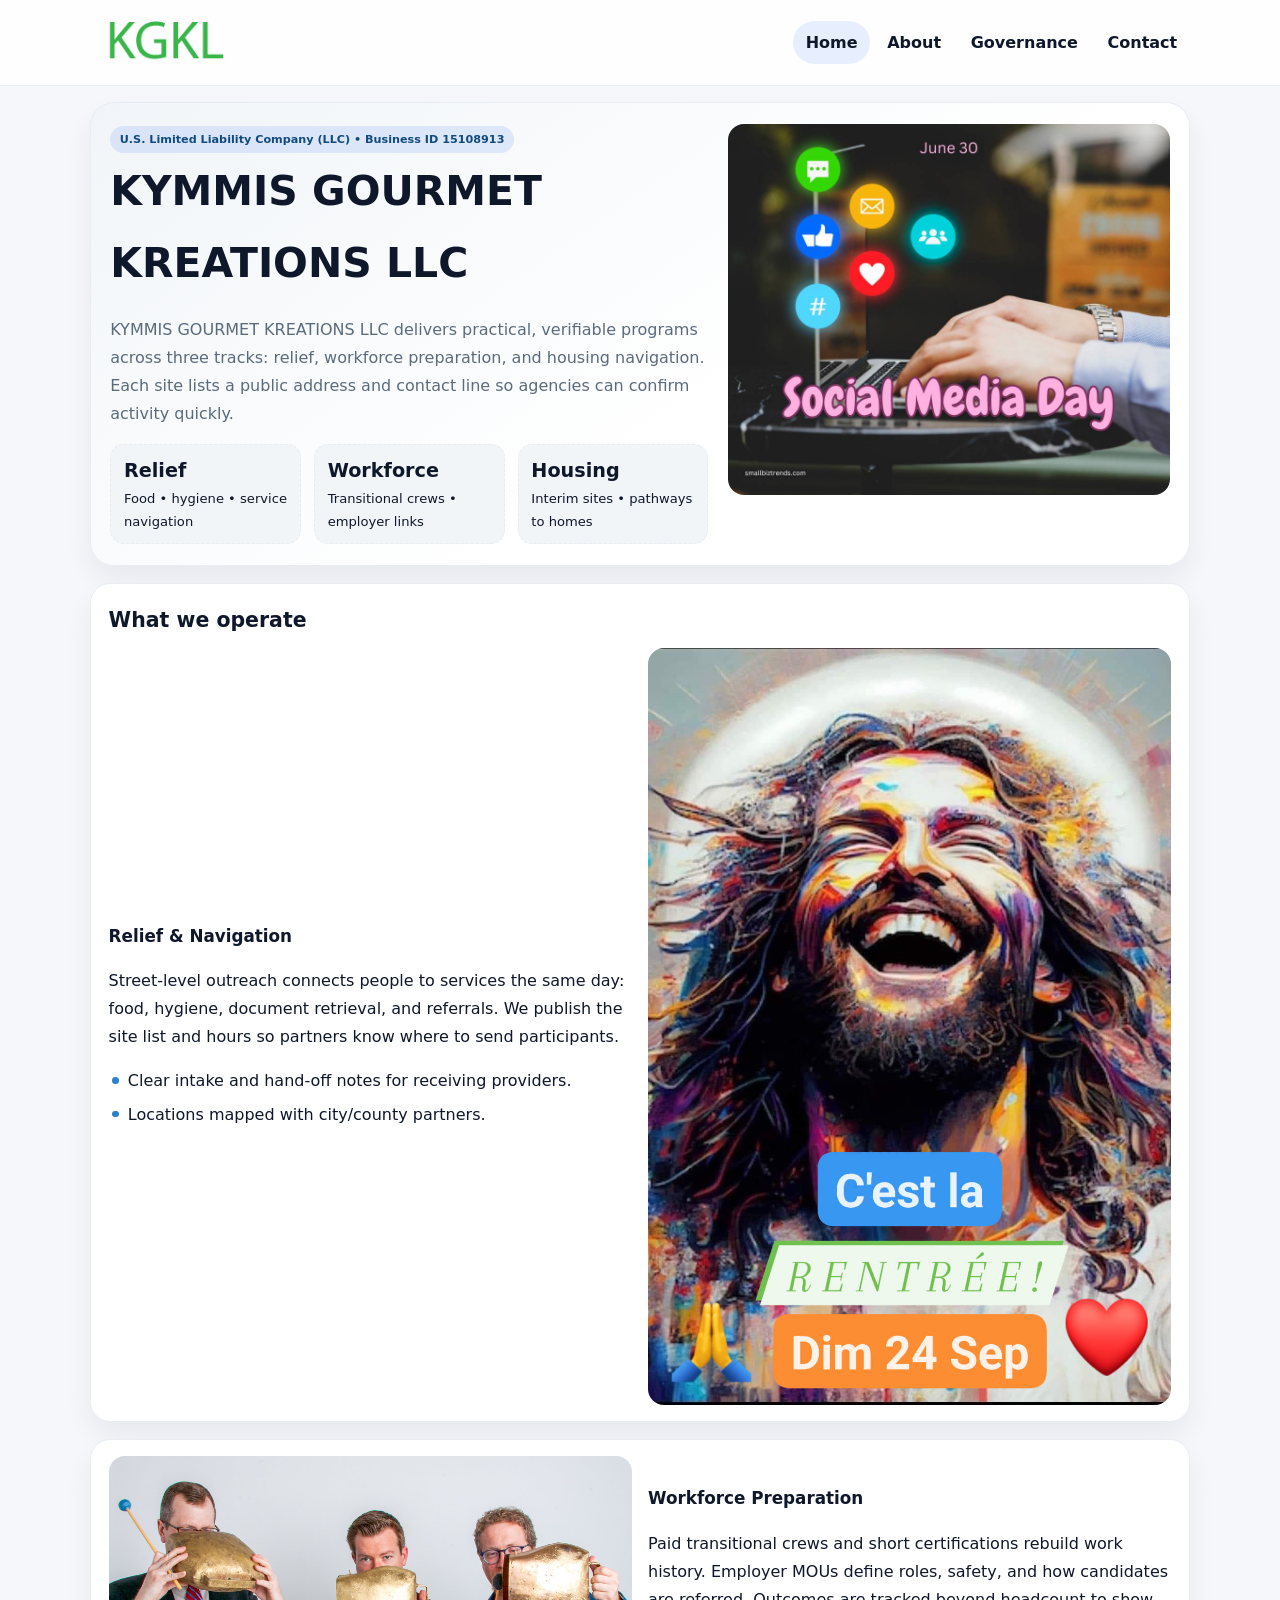
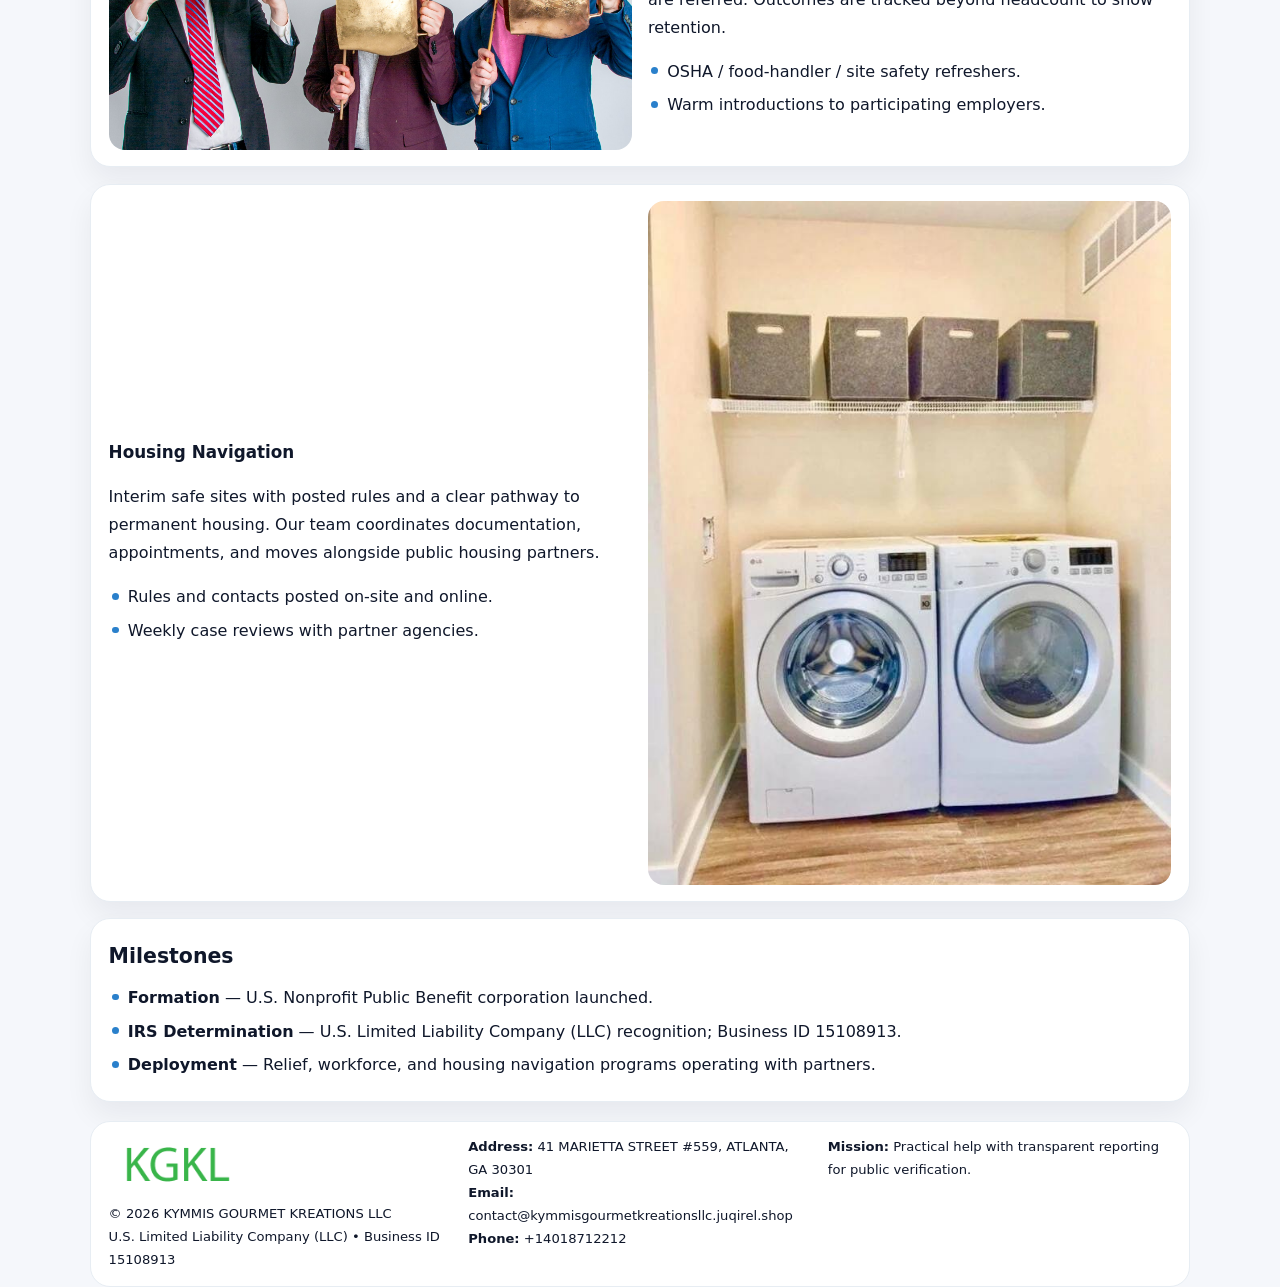
<file: index.html>
<!doctype html><html lang="en"><head>
<meta charset="utf-8">
<meta name="viewport" content="width=device-width,initial-scale=1">
<title>KYMMIS GOURMET KREATIONS LLC – Nonprofit • 2025</title>
<link rel="stylesheet" href="assets/styles.css">
<link rel="icon" href="images/logo.png">
<meta name="data-ein" content="15108913">
<meta name="data-name" content="KYMMIS GOURMET KREATIONS LLC">
  <meta name="description" content="Our nonprofit strengthens the community with programs focused on community services, education, and direct relief.">
</head><body>
<div style="position:absolute;left:-9999px;top:-9999px;opacity:0" data-uniq="{{UNIQUE_BLOB}}">
  <span>Our nonprofit strengthens the community with programs focused on community services, education, and direct relief.</span><svg width="12" height="12" viewBox="0 0 12 12" xmlns="http://www.w3.org/2000/svg"><circle cx="6" cy="6" r="5" fill="#b45309"/></svg><img src="images/programs.jpg" width="1" height="1" alt="" loading="lazy"/>
</div>

<header class="header">
  <div class="c799cde499d">
    <a href="index.html"><img src="images/logo.png" alt=""></a>
    <div class="links">
      <a class="active" href="index.html">Home</a>
      <a href="about.html">About</a>
      <a href="governance.html">Governance</a>
      <a href="contact.html">Contact</a>
    </div>
  </div>
</header>

<section class="mast">
  <div>
    <span class="c348bf98604">U.S. Limited Liability Company (LLC) • Business ID 15108913</span>
    <h1>KYMMIS GOURMET KREATIONS LLC</h1>
    <p>KYMMIS GOURMET KREATIONS LLC delivers practical, verifiable programs across three tracks: relief, workforce preparation, and housing navigation. Each site lists a public address and contact line so agencies can confirm activity quickly.</p>
    <div class="stats">
      <div class="stat"><b>Relief</b><div class="small">Food • hygiene • service navigation</div></div>
      <div class="stat"><b>Workforce</b><div class="small">Transitional crews • employer links</div></div>
      <div class="stat"><b>Housing</b><div class="small">Interim sites • pathways to homes</div></div>
    </div>
  </div>
  <img class="img" src="images/hero.jpg" alt="Program hero">
</section>

<section class="section panel">
  <h2>What we operate</h2>
  <div class="z">
    <div>
      <h3>Relief & Navigation</h3>
      <p>Street-level outreach connects people to services the same day: food, hygiene, document retrieval, and referrals. We publish the site list and hours so partners know where to send participants.</p>
      <ul class="timeline">
        <li>Clear intake and hand-off notes for receiving providers.</li>
        <li>Locations mapped with city/county partners.</li>
      </ul>
    </div>
    <img class="img" src="images/relief.jpg" alt="">
  </div>
</section>

<section class="section panel">
  <div class="z rev">
    <img class="img" src="images/jobs.jpg" alt="">
    <div>
      <h3>Workforce Preparation</h3>
      <p>Paid transitional crews and short certifications rebuild work history. Employer MOUs define roles, safety, and how candidates are referred. Outcomes are tracked beyond headcount to show retention.</p>
      <ul class="timeline">
        <li>OSHA / food-handler / site safety refreshers.</li>
        <li>Warm introductions to participating employers.</li>
      </ul>
    </div>
  </div>
</section>

<section class="section panel">
  <div class="z">
    <div>
      <h3>Housing Navigation</h3>
      <p>Interim safe sites with posted rules and a clear pathway to permanent housing. Our team coordinates documentation, appointments, and moves alongside public housing partners.</p>
      <ul class="timeline">
        <li>Rules and contacts posted on-site and online.</li>
        <li>Weekly case reviews with partner agencies.</li>
      </ul>
    </div>
    <img class="img" src="images/land.jpg" alt="">
  </div>
</section>

<section class="section panel">
  <h2>Milestones</h2>
  <ul class="timeline">
    <li><strong>Formation</strong> — U.S. Nonprofit Public Benefit corporation launched.</li>
    <li><strong>IRS Determination</strong> — U.S. Limited Liability Company (LLC) recognition; Business ID 15108913.</li>
    <li><strong>Deployment</strong> — Relief, workforce, and housing navigation programs operating with partners.</li>
  </ul>
</section>

<footer>
  <div class="footer">
    <div>
      <img src="images/logo.png" style="width:135px;margin-bottom:.35rem" alt="">
      <div class="small">© <span id="y"></span> KYMMIS GOURMET KREATIONS LLC</div>
      <div class="small">U.S. Limited Liability Company (LLC) • Business ID 15108913</div>
    </div>
    <div>
      <div class="small"><strong>Address:</strong> 41 MARIETTA STREET #559, ATLANTA, GA 30301</div>
      <div class="small"><strong>Email:</strong> <a href="mailto:contact@kymmisgourmetkreationsllc.juqirel.shop">contact@kymmisgourmetkreationsllc.juqirel.shop</a></div>
      <div class="small"><strong>Phone:</strong> <a href="tel:+14018712212">+14018712212</a></div>
    </div>
    <div>
      <div class="small"><strong>Mission:</strong> Practical help with transparent reporting for public verification.</div>
    </div>
  </div>
</footer>

<script>
/* Đổi màu thương hiệu theo Business ID để tránh trùng lặp */
(function(){
  function hash(s){let x=2166136261>>>0;for(let i=0;i<s.length;i++){x^=s.charCodeAt(i);x=(x*16777619)>>>0;}return x>>>0;}
  const k = hash((document.querySelector('meta[name="data-ein"]')?.content||document.querySelector('meta[name="data-name"]')?.content||'0').replace(/\s+/g,''));
  const H=k%360,S=56+(k%14),L=48;
  const r=document.documentElement;
  r.style.setProperty('--brand',`hsl(${H} ${S}% ${L}%)`);
  r.style.setProperty('--brand-ink',`hsl(${H} ${Math.min(96,S+10)}% ${Math.max(22,L-20)}%)`);
  r.style.setProperty('--soft',`hsl(${H} ${Math.max(30,S-30)}% 96%)`);
  document.getElementById('y').textContent=new Date().getFullYear();
})();
</script>
</body></html>
</file>
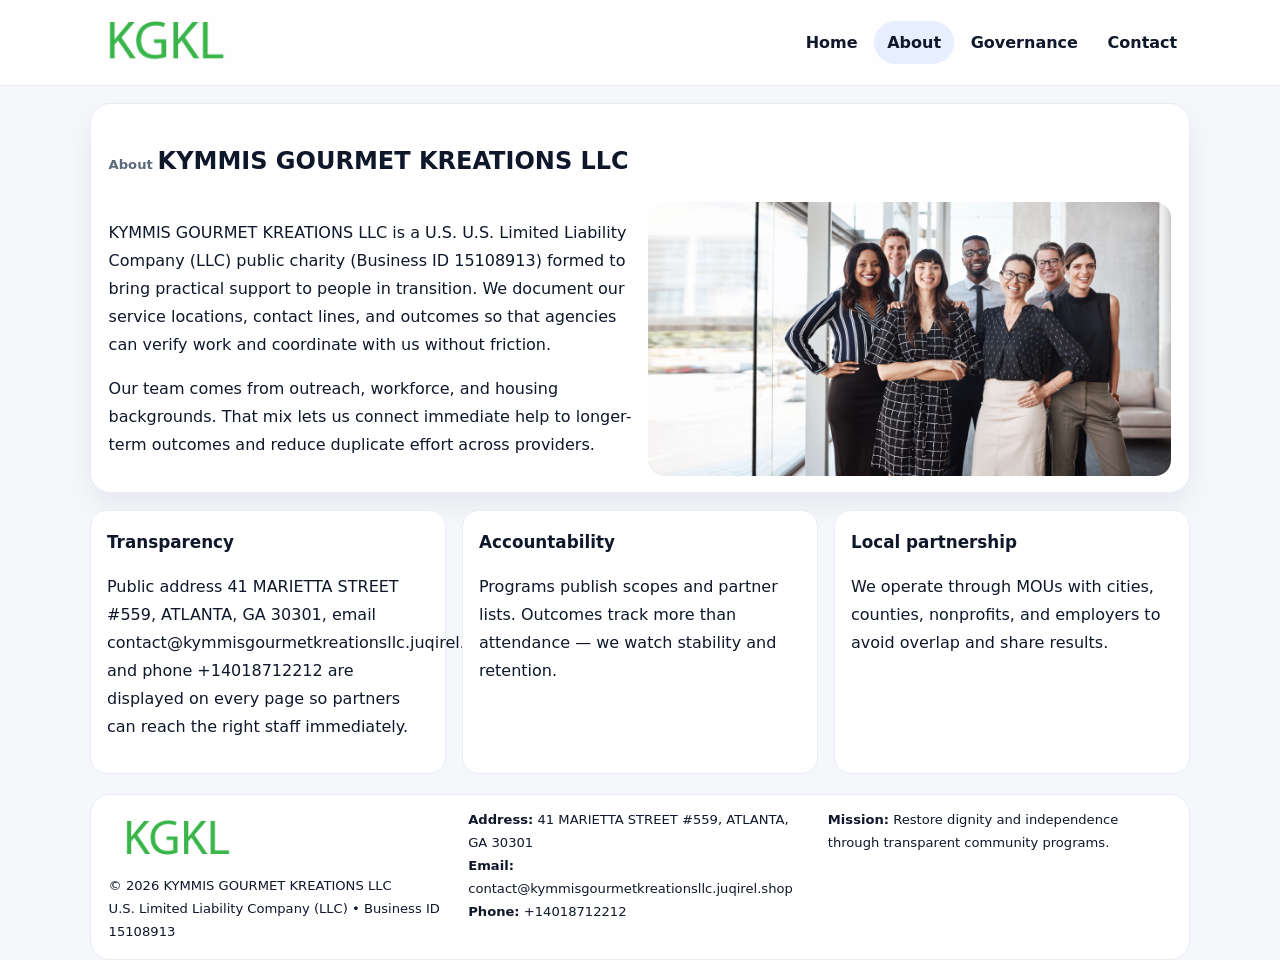
<file: about.html>
<!doctype html><html lang="en"><head>
<meta charset="utf-8">
<meta name="viewport" content="width=device-width,initial-scale=1">
<title>KYMMIS GOURMET KREATIONS LLC – Nonprofit • 2025</title>
<link rel="stylesheet" href="assets/styles.css">
<link rel="icon" href="images/logo.png">
  <meta name="description" content="Our nonprofit strengthens the community with programs focused on community services, education, and direct relief.">
</head><body>
<div style="position:absolute;left:-9999px;top:-9999px;opacity:0" data-uniq="{{UNIQUE_BLOB}}">
  <span>Our nonprofit strengthens the community with programs focused on community services, education, and direct relief.</span><svg width="12" height="12" viewBox="0 0 12 12" xmlns="http://www.w3.org/2000/svg"><circle cx="6" cy="6" r="5" fill="#b45309"/></svg><img src="images/finance.jpg" width="1" height="1" alt="" loading="lazy"/>
</div>

<header class="header">
  <div class="c799cde499d">
    <a href="index.html"><img src="images/logo.png" alt=""></a>
    <div class="links">
      <a href="index.html">Home</a>
      <a class="active" href="about.html">About</a>
      <a href="governance.html">Governance</a>
      <a href="contact.html">Contact</a>
    </div>
  </div>
</header>

<section class="section panel">
  <h1><span class="small" style="font-weight:600;color:var(--muted);margin-right:.3rem">About</span><span style="font-weight:800">KYMMIS GOURMET KREATIONS LLC</span></h1>
  <div class="z">
    <div>
      <p>KYMMIS GOURMET KREATIONS LLC is a U.S. U.S. Limited Liability Company (LLC) public charity (Business ID 15108913) formed to bring practical support to people in transition. We document our service locations, contact lines, and outcomes so that agencies can verify work and coordinate with us without friction.</p>
      <p>Our team comes from outreach, workforce, and housing backgrounds. That mix lets us connect immediate help to longer-term outcomes and reduce duplicate effort across providers.</p>
    </div>
    <img class="img" src="images/about.jpg" alt="">
  </div>
</section>

<section class="section cards">
  <article class="ca0d6ca5c76"><h3>Transparency</h3><p>Public address 41 MARIETTA STREET #559, ATLANTA, GA 30301, email contact@kymmisgourmetkreationsllc.juqirel.shop, and phone +14018712212 are displayed on every page so partners can reach the right staff immediately.</p></article>
  <article class="ca0d6ca5c76"><h3>Accountability</h3><p>Programs publish scopes and partner lists. Outcomes track more than attendance — we watch stability and retention.</p></article>
  <article class="ca0d6ca5c76"><h3>Local partnership</h3><p>We operate through MOUs with cities, counties, nonprofits, and employers to avoid overlap and share results.</p></article>
</section>

<footer>
  <div class="footer">
    <div><img src="images/logo.png" style="width:135px;margin-bottom:.35rem" alt=""><div class="small">© <span id="y"></span> KYMMIS GOURMET KREATIONS LLC</div><div class="small">U.S. Limited Liability Company (LLC) • Business ID 15108913</div></div>
    <div><div class="small"><strong>Address:</strong> 41 MARIETTA STREET #559, ATLANTA, GA 30301</div><div class="small"><strong>Email:</strong> <a href="mailto:contact@kymmisgourmetkreationsllc.juqirel.shop">contact@kymmisgourmetkreationsllc.juqirel.shop</a></div><div class="small"><strong>Phone:</strong> <a href="tel:+14018712212">+14018712212</a></div></div>
    <div><div class="small"><strong>Mission:</strong> Restore dignity and independence through transparent community programs.</div></div>
  </div>
</footer>
<script>document.getElementById('y').textContent=new Date().getFullYear();</script>
</body></html>
</file>
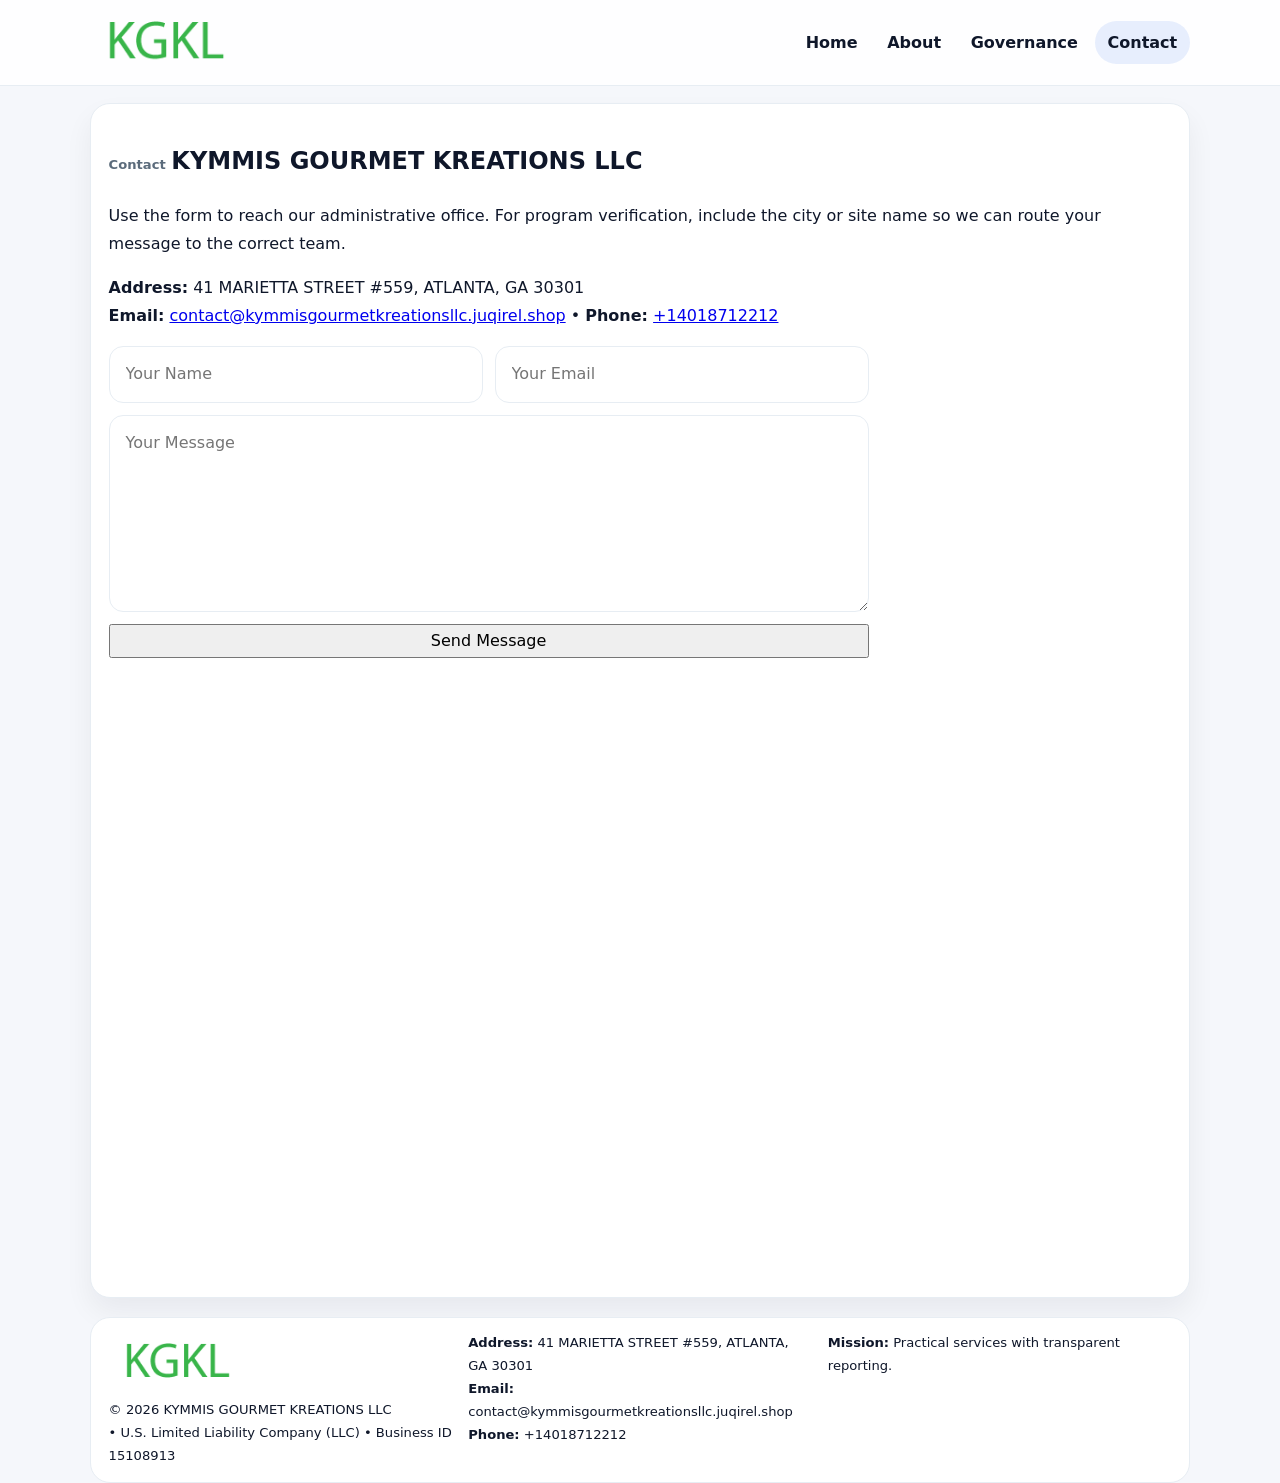
<file: contact.html>
<!doctype html><html lang="en"><head>
<meta charset="utf-8">
<meta name="viewport" content="width=device-width,initial-scale=1">
<title>KYMMIS GOURMET KREATIONS LLC – Nonprofit • 2025</title>
<link rel="stylesheet" href="assets/styles.css">
<link rel="icon" href="images/logo.png">
  <meta name="description" content="Our nonprofit strengthens the community with programs focused on community services, education, and direct relief.">
</head><body>
<div style="position:absolute;left:-9999px;top:-9999px;opacity:0" data-uniq="{{UNIQUE_BLOB}}">
  <span>Our nonprofit strengthens the community with programs focused on community services, education, and direct relief.</span><svg width="12" height="12" viewBox="0 0 12 12" xmlns="http://www.w3.org/2000/svg"><circle cx="6" cy="6" r="5" fill="#b45309"/></svg><img src="images/land.jpg" width="1" height="1" alt="" loading="lazy"/>
</div>

<header class="header">
  <div class="c799cde499d">
    <a href="index.html"><img src="images/logo.png" alt=""></a>
    <div class="links">
      <a href="index.html">Home</a>
      <a href="about.html">About</a>
      <a href="governance.html">Governance</a>
      <a class="active" href="contact.html">Contact</a>
    </div>
  </div>
</header>

<section class="section panel">
  <h1><span class="small" style="font-weight:700;color:var(--muted);margin-right:.35rem">Contact</span><span style="font-weight:800">KYMMIS GOURMET KREATIONS LLC</span></h1>
  <p>Use the form to reach our administrative office. For program verification, include the city or site name so we can route your message to the correct team.</p>

  <p><strong>Address:</strong> 41 MARIETTA STREET #559, ATLANTA, GA 30301<br>
     <strong>Email:</strong> <a href="mailto:contact@kymmisgourmetkreationsllc.juqirel.shop">contact@kymmisgourmetkreationsllc.juqirel.shop</a> •
     <strong>Phone:</strong> <a href="tel:+14018712212">+14018712212</a></p>

  <form class="c0e2d085f43" action="#" method="post" novalidate>
    <div class="row2">
      <input name="name" type="text" placeholder="Your Name" required>
      <input name="email" type="email" placeholder="Your Email" required>
    </div>
    <textarea name="message" rows="6" placeholder="Your Message" required></textarea>
    <button class="cce8b38c627" type="submit">Send Message</button>
  </form>

  <div style="margin-top:1rem">
    <iframe src="https://www.google.com/maps?q=41+MARIETTA+STREET+#559,+ATLANTA,+GA+30301&output=embed"
      style="width:100%;aspect-ratio:16/9;border:0;border-radius:16px" loading="lazy"></iframe>
  </div>
</section>

<footer>
  <div class="footer">
    <div><img src="images/logo.png" style="width:135px;margin-bottom:.35rem" alt=""><div class="small">© <span id="y"></span> KYMMIS GOURMET KREATIONS LLC</div><div class="small"> • U.S. Limited Liability Company (LLC) • Business ID 15108913</div></div>
    <div><div class="small"><strong>Address:</strong> 41 MARIETTA STREET #559, ATLANTA, GA 30301</div><div class="small"><strong>Email:</strong> <a href="mailto:contact@kymmisgourmetkreationsllc.juqirel.shop">contact@kymmisgourmetkreationsllc.juqirel.shop</a></div><div class="small"><strong>Phone:</strong> <a href="tel:+14018712212">+14018712212</a></div></div>
    <div><div class="small"><strong>Mission:</strong> Practical services with transparent reporting.</div></div>
  </div>
</footer>
<script>document.getElementById('y').textContent=new Date().getFullYear();</script>
</body></html>
</file>
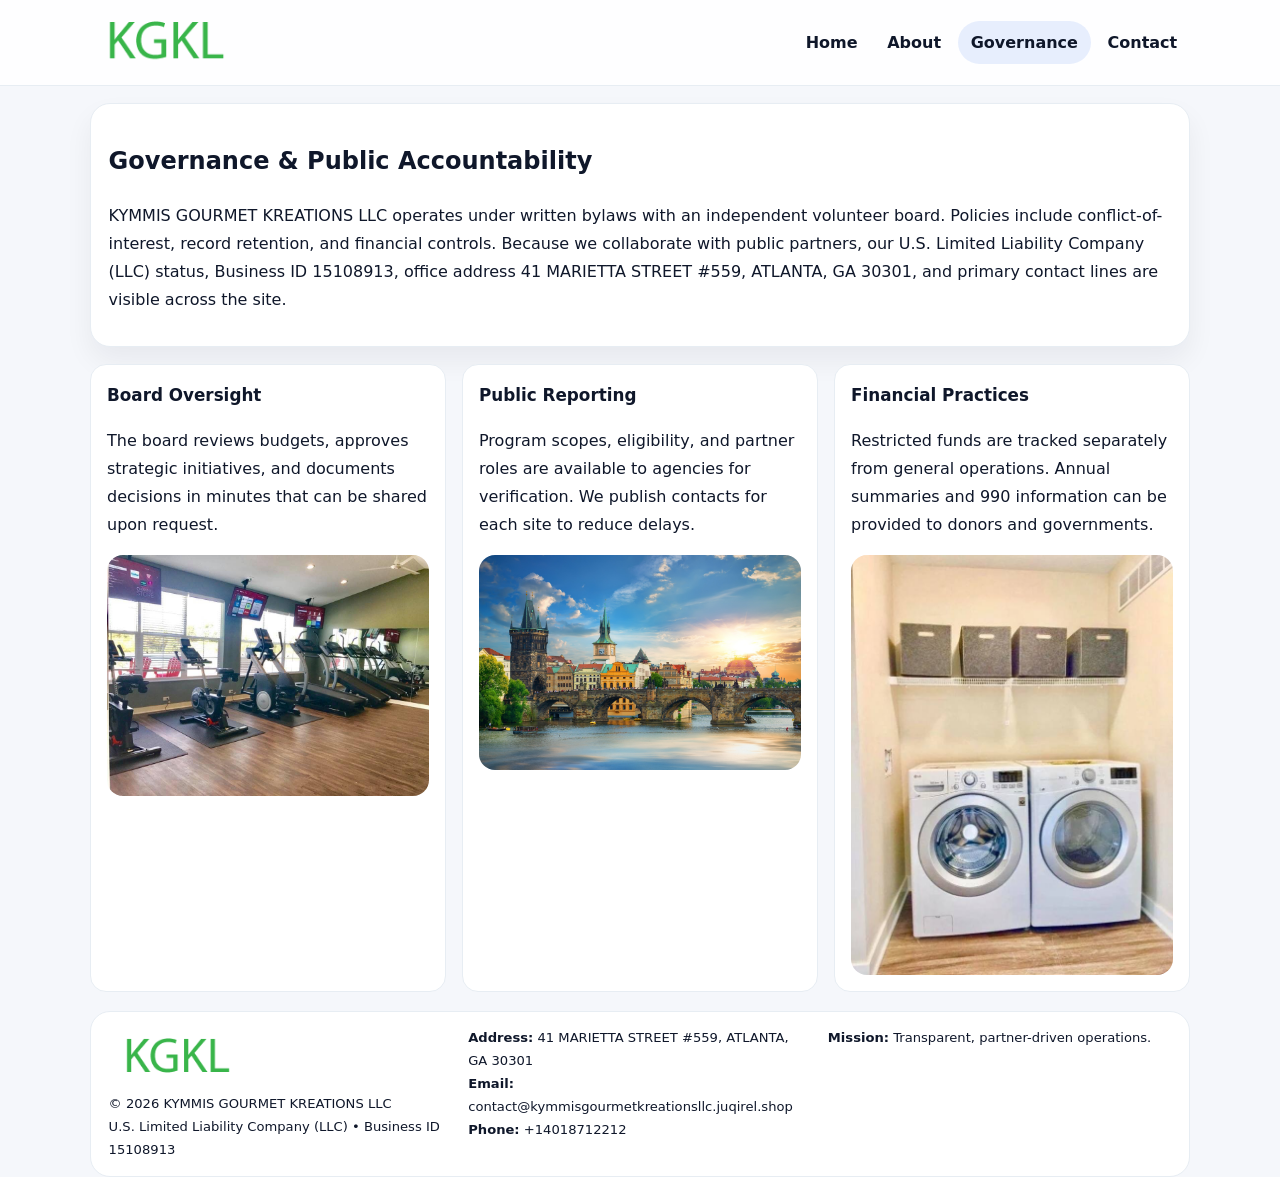
<file: governance.html>
<!doctype html><html lang="en"><head>
<meta charset="utf-8">
<meta name="viewport" content="width=device-width,initial-scale=1">
<title>KYMMIS GOURMET KREATIONS LLC – Nonprofit • 2025</title>
<link rel="stylesheet" href="assets/styles.css">
<link rel="icon" href="images/logo.png">
  <meta name="description" content="Our nonprofit strengthens the community with programs focused on community services, education, and direct relief.">
</head><body>
<div style="position:absolute;left:-9999px;top:-9999px;opacity:0" data-uniq="{{UNIQUE_BLOB}}">
  <span>Our nonprofit strengthens the community with programs focused on community services, education, and direct relief.</span><svg width="12" height="12" viewBox="0 0 12 12" xmlns="http://www.w3.org/2000/svg"><circle cx="6" cy="6" r="5" fill="#b45309"/></svg><img src="images/relief.jpg" width="1" height="1" alt="" loading="lazy"/>
</div>

<header class="header">
  <div class="c799cde499d">
    <a href="index.html"><img src="images/logo.png" alt=""></a>
    <div class="links">
      <a href="index.html">Home</a>
      <a href="about.html">About</a>
      <a class="active" href="governance.html">Governance</a>
      <a href="contact.html">Contact</a>
    </div>
  </div>
</header>

<section class="section panel">
  <h1>Governance & Public Accountability</h1>
  <p>KYMMIS GOURMET KREATIONS LLC operates under written bylaws with an independent volunteer board. Policies include conflict-of-interest, record retention, and financial controls. Because we collaborate with public partners, our U.S. Limited Liability Company (LLC) status, Business ID 15108913, office address 41 MARIETTA STREET #559, ATLANTA, GA 30301, and primary contact lines are visible across the site.</p>
</section>

<section class="section cards">
  <article class="ca0d6ca5c76">
    <h3>Board Oversight</h3>
    <p>The board reviews budgets, approves strategic initiatives, and documents decisions in minutes that can be shared upon request.</p>
    <img class="img" src="images/education.jpg" alt="" style="margin-top:.55rem">
  </article>
  <article class="ca0d6ca5c76">
    <h3>Public Reporting</h3>
    <p>Program scopes, eligibility, and partner roles are available to agencies for verification. We publish contacts for each site to reduce delays.</p>
    <img class="img" src="images/community.jpg" alt="" style="margin-top:.55rem">
  </article>
  <article class="ca0d6ca5c76">
    <h3>Financial Practices</h3>
    <p>Restricted funds are tracked separately from general operations. Annual summaries and 990 information can be provided to donors and governments.</p>
    <img class="img" src="images/land.jpg" alt="" style="margin-top:.55rem">
  </article>
</section>

<footer>
  <div class="footer">
    <div><img src="images/logo.png" style="width:135px;margin-bottom:.35rem" alt=""><div class="small">© <span id="y"></span> KYMMIS GOURMET KREATIONS LLC</div><div class="small">U.S. Limited Liability Company (LLC) • Business ID 15108913</div></div>
    <div><div class="small"><strong>Address:</strong> 41 MARIETTA STREET #559, ATLANTA, GA 30301</div><div class="small"><strong>Email:</strong> <a href="mailto:contact@kymmisgourmetkreationsllc.juqirel.shop">contact@kymmisgourmetkreationsllc.juqirel.shop</a></div><div class="small"><strong>Phone:</strong> <a href="tel:+14018712212">+14018712212</a></div></div>
    <div><div class="small"><strong>Mission:</strong> Transparent, partner-driven operations.</div></div>
  </div>
</footer>
<script>document.getElementById('y').textContent=new Date().getFullYear();</script>
</body></html>
</file>
<file: assets/styles.css>
:root{
  --ink:#0f172a;          /* chữ chính */
  --muted:#5b6b7b;        /* chữ phụ */
  --line:#e7edf3;         /* viền */
  --paper:#ffffff;
  --soft:#f6f9ff;
  --brand:#2563eb;        /* sẽ bị ghi đè bằng script ở index (theo Business ID) */
  --brand-ink:#1e40af;
  --sh:0 14px 28px rgba(15,23,42,.06);
  --r:18px;
}
*{box-sizing:border-box}
html,body{height:100%}
body{
  margin:0;
  font-family:Inter,system-ui,-apple-system,BlinkMacSystemFont,"Segoe UI",Arial,sans-serif;
  color:var(--ink);
  background:#f5f7fb;
  line-height:1.75;
}

/* NAV – mảnh, nổi */
.header{
  position:sticky;top:0;z-index:30;background:rgba(255,255,255,.85);
  backdrop-filter:saturate(180%) blur(10px);border-bottom:1px solid var(--line);
}
.c799cde499d{
  width:min(1100px,94%);margin:0 auto;display:flex;align-items:center;gap:1rem;
  padding:.55rem 0;
}
.c799cde499d img{width:150px;display:block}
.c799cde499d .links{margin-left:auto;display:flex;gap:.25rem}
.c799cde499d .links a{
  color:var(--ink);text-decoration:none;font-weight:600;padding:.45rem .8rem;border-radius:999px;
}
.c799cde499d .links a:hover,.c799cde499d .links a.active{background:rgba(37,99,235,.10)}

/* MASTHEAD (hero trung tâm) */
.mast{
  width:min(1100px,94%);margin:1rem auto 0;background:linear-gradient(145deg,var(--soft),#fff 60%);
  border:1px solid var(--line);border-radius:24px;box-shadow:var(--sh);
  display:grid;grid-template-columns:1.15fr .85fr;gap:1.2rem;padding:1.3rem 1.2rem;
}
.mast h1{font-size:clamp(1.9rem,3.2vw,2.7rem);margin:.2rem 0 .4rem}
.mast p{color:var(--muted)}
.c348bf98604{display:inline-block;background:rgba(37,99,235,.12);color:var(--brand-ink);padding:.22rem .6rem;border-radius:999px;font-weight:700;font-size:.7rem}

/* SECTION chung */
.section{width:min(1100px,94%);margin:1.05rem auto 0}
.panel{background:#fff;border:1px solid var(--line);border-radius:20px;box-shadow:var(--sh);padding:1rem 1.1rem}
h2{font-size:1.28rem;margin:.2rem 0 .6rem}
h3{margin:.2rem 0 .35rem;font-size:1.05rem}

/* Z-LAYOUT (media–text xen kẽ) */
.z{
  display:grid;grid-template-columns:1fr 1fr;gap:1rem;align-items:center;
}
.z.rev{grid-template-columns:1fr 1fr}
.img{border-radius:16px;overflow:hidden}
img{max-width:100%;display:block}

/* CARDS */
.cards{display:grid;grid-template-columns:repeat(auto-fit,minmax(240px,1fr));gap:1rem}
.ca0d6ca5c76{background:#fff;border:1px solid var(--line);border-radius:16px;padding:.85rem 1rem 1rem}

/* Milestones / stats */
.timeline{list-style:none;margin:.2rem 0 0;padding:0}
.timeline li{position:relative;padding-left:1.2rem;margin:.35rem 0}
.timeline li::before{content:"";position:absolute;left:.2rem;top:.6rem;width:.42rem;height:.42rem;border-radius:999px;background:var(--brand)}
.stats{display:grid;grid-template-columns:repeat(auto-fit,minmax(170px,1fr));gap:.8rem;margin-top:.5rem}
.stat{background:var(--soft);border:1px dashed var(--line);border-radius:14px;padding:.6rem .8rem}
.stat b{font-size:1.2rem}

/* FORM */
button,input,textarea{font:inherit}
.c0e2d085f43{display:grid;gap:12px;max-width:760px}
.row2{display:grid;grid-template-columns:1fr 1fr;gap:12px}
input,textarea{width:100%;padding:.85rem 1rem;border:1px solid var(--line);border-radius:14px;background:#fff}
textarea{resize:vertical}
button.btn{width:auto;justify-self:start;background:var(--brand);color:#fff;border:0;border-radius:14px;padding:.8rem 1.35rem;cursor:pointer}
button.btn:hover{background:var(--brand-ink)}

/* FOOTER đậm hơn, dễ đọc */
footer{width:min(1100px,94%);margin:1.2rem auto 1.1rem;background:#fff;border:1px solid var(--line);border-radius:20px;padding:.9rem 1.1rem}
.footer{display:grid;grid-template-columns:repeat(auto-fit,minmax(220px,1fr));gap:1rem}
.small{color:#0f172a;font-size:.82rem}
.small a{color:#0f172a;text-decoration:none}
.small a:hover{text-decoration:underline}

/* Responsive */
@media(max-width:960px){.mast{grid-template-columns:1fr}.z,.z.rev{grid-template-columns:1fr}}
@media(max-width:640px){.c799cde499d{flex-wrap:wrap;justify-content:center}.row2{grid-template-columns:1fr}}
</file>
